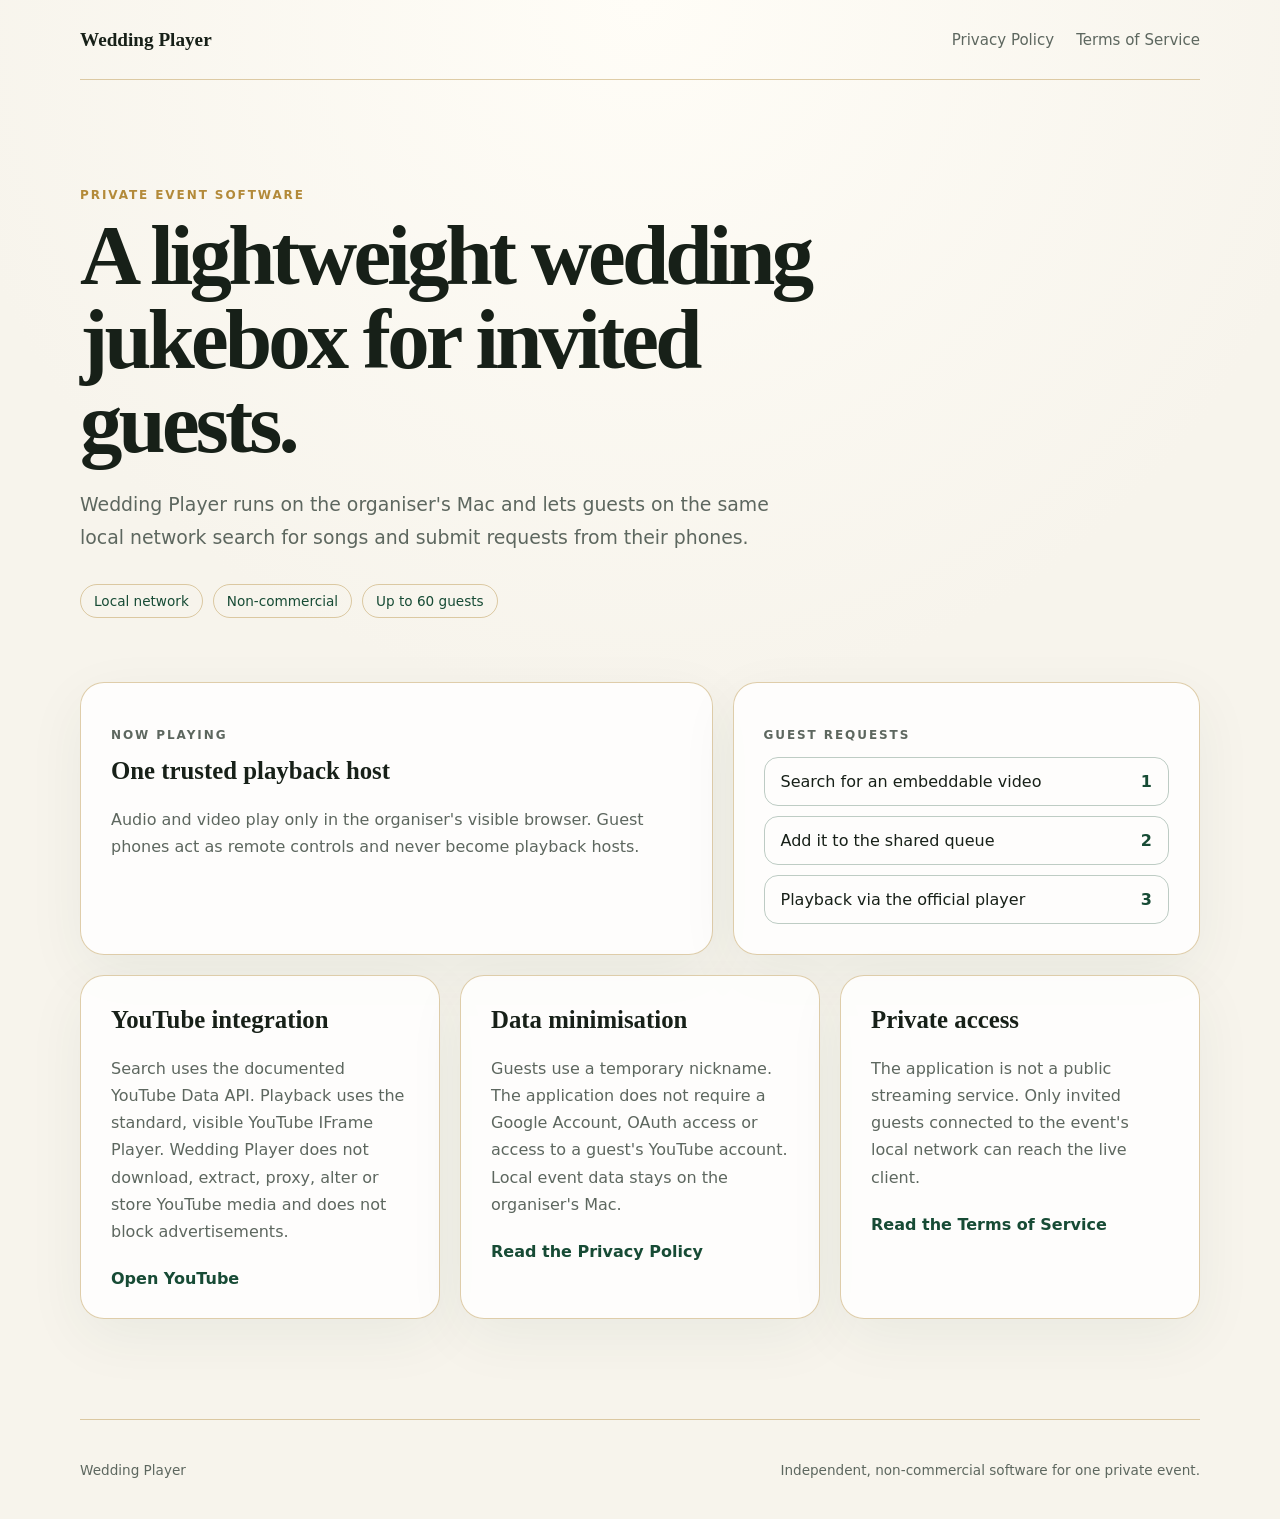
<file: index.html>
<!doctype html>
<html lang="en">
<head>
  <meta charset="utf-8">
  <meta name="viewport" content="width=device-width, initial-scale=1">
  <meta name="description" content="Wedding Player is a private, local-network wedding jukebox using the official YouTube IFrame Player and Data APIs.">
  <title>Wedding Player</title>
  <link rel="stylesheet" href="styles.css">
</head>
<body>
  <header class="site-header">
    <a class="brand" href="index.html">Wedding Player</a>
    <nav aria-label="Legal">
      <a href="privacy.html">Privacy Policy</a>
      <a href="terms.html">Terms of Service</a>
    </nav>
  </header>

  <main>
    <section class="hero">
      <p class="eyebrow">Private event software</p>
      <h1>A lightweight wedding jukebox for invited guests.</h1>
      <p class="lede">Wedding Player runs on the organiser's Mac and lets guests on the same local network search for songs and submit requests from their phones.</p>
      <div class="badges" aria-label="Key characteristics">
        <span>Local network</span><span>Non-commercial</span><span>Up to 60 guests</span>
      </div>
    </section>

    <section class="player-demo" aria-label="Application overview">
      <div class="now-playing">
        <p class="eyebrow">Now playing</p>
        <h2>One trusted playback host</h2>
        <p>Audio and video play only in the organiser's visible browser. Guest phones act as remote controls and never become playback hosts.</p>
      </div>
      <div class="queue-demo">
        <p class="eyebrow">Guest requests</p>
        <ol>
          <li><span>Search for an embeddable video</span><strong>1</strong></li>
          <li><span>Add it to the shared queue</span><strong>2</strong></li>
          <li><span>Playback via the official player</span><strong>3</strong></li>
        </ol>
      </div>
    </section>

    <section class="content-grid">
      <article>
        <h2>YouTube integration</h2>
        <p>Search uses the documented YouTube Data API. Playback uses the standard, visible YouTube IFrame Player. Wedding Player does not download, extract, proxy, alter or store YouTube media and does not block advertisements.</p>
        <a class="text-link" href="https://www.youtube.com/" rel="noopener">Open YouTube</a>
      </article>
      <article>
        <h2>Data minimisation</h2>
        <p>Guests use a temporary nickname. The application does not require a Google Account, OAuth access or access to a guest's YouTube account. Local event data stays on the organiser's Mac.</p>
        <a class="text-link" href="privacy.html">Read the Privacy Policy</a>
      </article>
      <article>
        <h2>Private access</h2>
        <p>The application is not a public streaming service. Only invited guests connected to the event's local network can reach the live client.</p>
        <a class="text-link" href="terms.html">Read the Terms of Service</a>
      </article>
    </section>
  </main>

  <footer>
    <span>Wedding Player</span>
    <span>Independent, non-commercial software for one private event.</span>
  </footer>
</body>
</html>
</file>
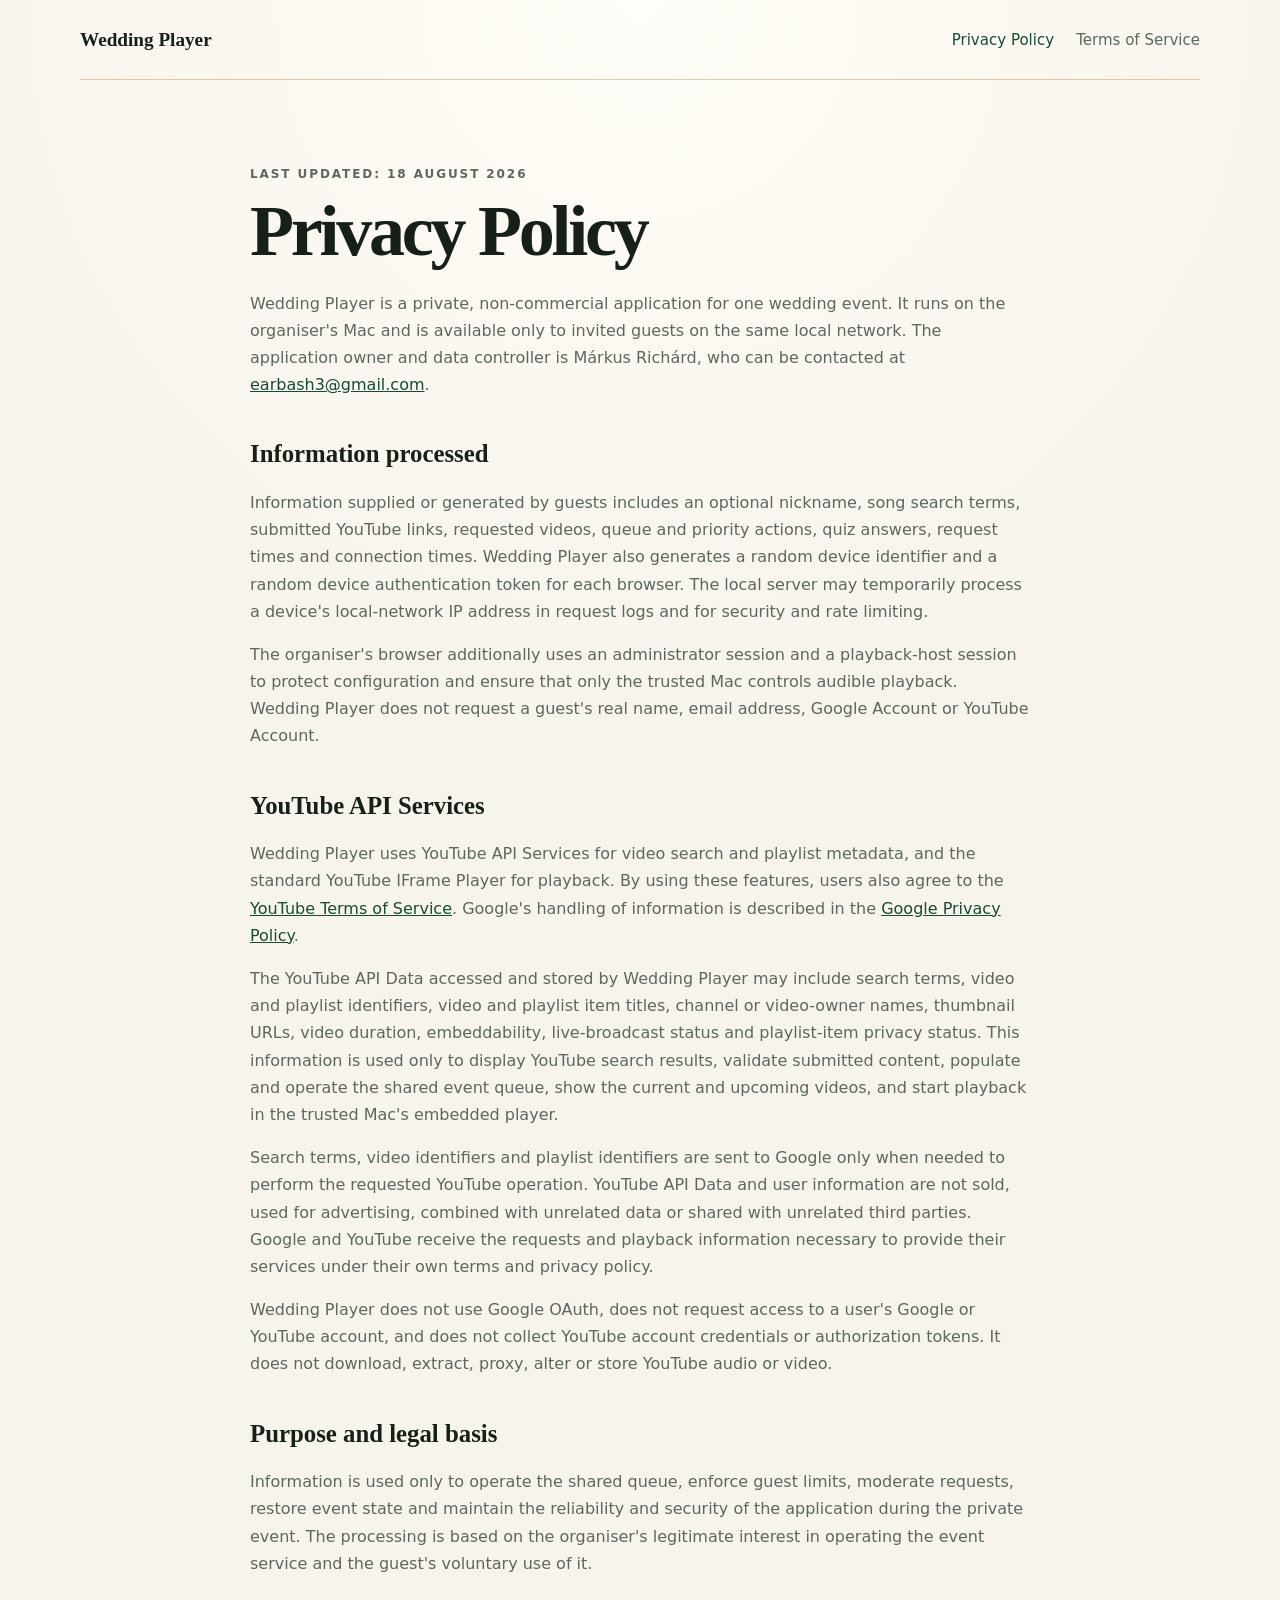
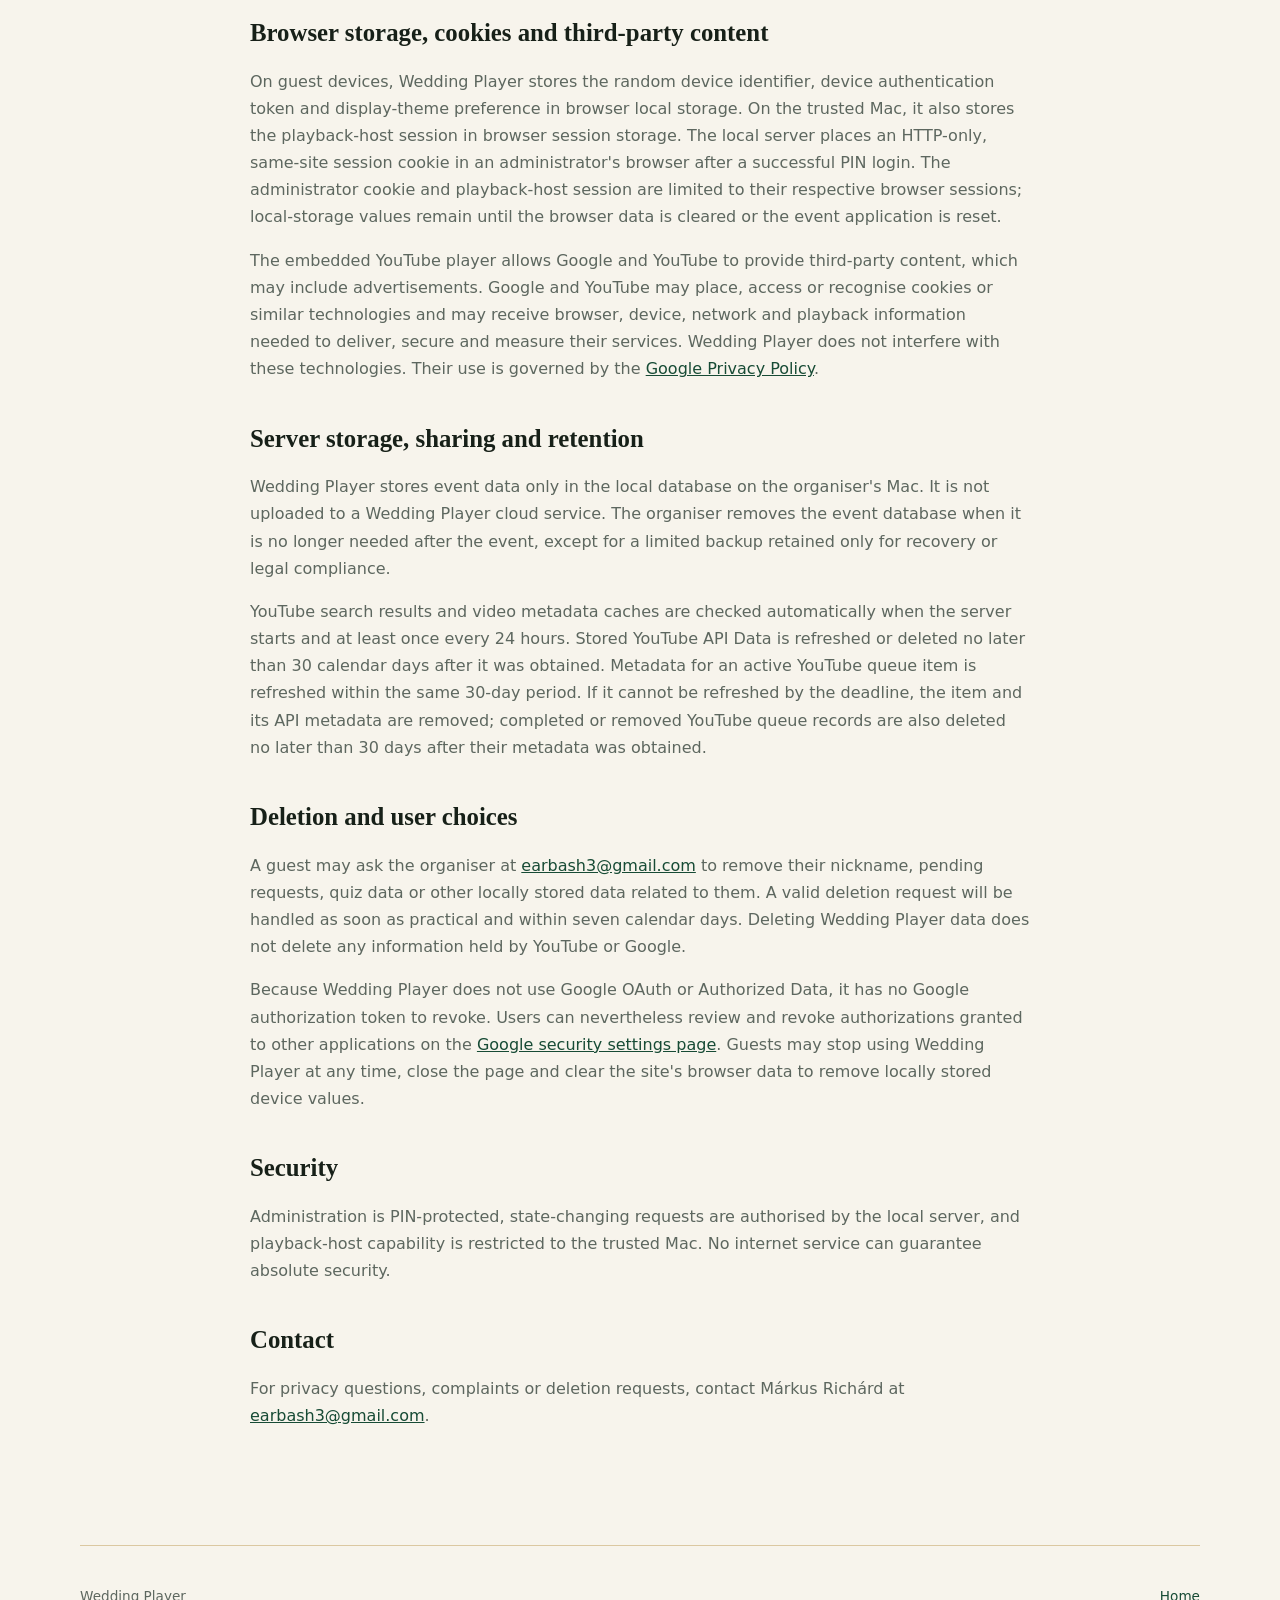
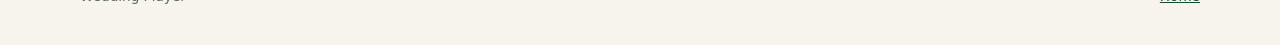
<file: privacy.html>
<!doctype html>
<html lang="en">
<head>
  <meta charset="utf-8">
  <meta name="viewport" content="width=device-width, initial-scale=1">
  <meta name="description" content="Privacy Policy for Wedding Player.">
  <title>Privacy Policy — Wedding Player</title>
  <link rel="stylesheet" href="styles.css">
</head>
<body>
  <header class="site-header">
    <a class="brand" href="index.html">Wedding Player</a>
    <nav aria-label="Legal"><a aria-current="page" href="privacy.html">Privacy Policy</a><a href="terms.html">Terms of Service</a></nav>
  </header>
  <main class="legal">
    <p class="eyebrow">Last updated: 18 August 2026</p>
    <h1>Privacy Policy</h1>
    <p>Wedding Player is a private, non-commercial application for one wedding event. It runs on the organiser's Mac and is available only to invited guests on the same local network. The application owner and data controller is Márkus Richárd, who can be contacted at <a href="mailto:earbash3@gmail.com">earbash3@gmail.com</a>.</p>

    <h2>Information processed</h2>
    <p>Information supplied or generated by guests includes an optional nickname, song search terms, submitted YouTube links, requested videos, queue and priority actions, quiz answers, request times and connection times. Wedding Player also generates a random device identifier and a random device authentication token for each browser. The local server may temporarily process a device's local-network IP address in request logs and for security and rate limiting.</p>
    <p>The organiser's browser additionally uses an administrator session and a playback-host session to protect configuration and ensure that only the trusted Mac controls audible playback. Wedding Player does not request a guest's real name, email address, Google Account or YouTube Account.</p>

    <h2>YouTube API Services</h2>
    <p>Wedding Player uses YouTube API Services for video search and playlist metadata, and the standard YouTube IFrame Player for playback. By using these features, users also agree to the <a href="https://www.youtube.com/t/terms" rel="noopener">YouTube Terms of Service</a>. Google's handling of information is described in the <a href="https://policies.google.com/privacy" rel="noopener">Google Privacy Policy</a>.</p>
    <p>The YouTube API Data accessed and stored by Wedding Player may include search terms, video and playlist identifiers, video and playlist item titles, channel or video-owner names, thumbnail URLs, video duration, embeddability, live-broadcast status and playlist-item privacy status. This information is used only to display YouTube search results, validate submitted content, populate and operate the shared event queue, show the current and upcoming videos, and start playback in the trusted Mac's embedded player.</p>
    <p>Search terms, video identifiers and playlist identifiers are sent to Google only when needed to perform the requested YouTube operation. YouTube API Data and user information are not sold, used for advertising, combined with unrelated data or shared with unrelated third parties. Google and YouTube receive the requests and playback information necessary to provide their services under their own terms and privacy policy.</p>
    <p>Wedding Player does not use Google OAuth, does not request access to a user's Google or YouTube account, and does not collect YouTube account credentials or authorization tokens. It does not download, extract, proxy, alter or store YouTube audio or video.</p>

    <h2>Purpose and legal basis</h2>
    <p>Information is used only to operate the shared queue, enforce guest limits, moderate requests, restore event state and maintain the reliability and security of the application during the private event. The processing is based on the organiser's legitimate interest in operating the event service and the guest's voluntary use of it.</p>

    <h2>Browser storage, cookies and third-party content</h2>
    <p>On guest devices, Wedding Player stores the random device identifier, device authentication token and display-theme preference in browser local storage. On the trusted Mac, it also stores the playback-host session in browser session storage. The local server places an HTTP-only, same-site session cookie in an administrator's browser after a successful PIN login. The administrator cookie and playback-host session are limited to their respective browser sessions; local-storage values remain until the browser data is cleared or the event application is reset.</p>
    <p>The embedded YouTube player allows Google and YouTube to provide third-party content, which may include advertisements. Google and YouTube may place, access or recognise cookies or similar technologies and may receive browser, device, network and playback information needed to deliver, secure and measure their services. Wedding Player does not interfere with these technologies. Their use is governed by the <a href="https://policies.google.com/privacy" rel="noopener">Google Privacy Policy</a>.</p>

    <h2>Server storage, sharing and retention</h2>
    <p>Wedding Player stores event data only in the local database on the organiser's Mac. It is not uploaded to a Wedding Player cloud service. The organiser removes the event database when it is no longer needed after the event, except for a limited backup retained only for recovery or legal compliance.</p>
    <p>YouTube search results and video metadata caches are checked automatically when the server starts and at least once every 24 hours. Stored YouTube API Data is refreshed or deleted no later than 30 calendar days after it was obtained. Metadata for an active YouTube queue item is refreshed within the same 30-day period. If it cannot be refreshed by the deadline, the item and its API metadata are removed; completed or removed YouTube queue records are also deleted no later than 30 days after their metadata was obtained.</p>

    <h2>Deletion and user choices</h2>
    <p>A guest may ask the organiser at <a href="mailto:earbash3@gmail.com">earbash3@gmail.com</a> to remove their nickname, pending requests, quiz data or other locally stored data related to them. A valid deletion request will be handled as soon as practical and within seven calendar days. Deleting Wedding Player data does not delete any information held by YouTube or Google.</p>
    <p>Because Wedding Player does not use Google OAuth or Authorized Data, it has no Google authorization token to revoke. Users can nevertheless review and revoke authorizations granted to other applications on the <a href="https://security.google.com/settings/security/permissions" rel="noopener">Google security settings page</a>. Guests may stop using Wedding Player at any time, close the page and clear the site's browser data to remove locally stored device values.</p>

    <h2>Security</h2>
    <p>Administration is PIN-protected, state-changing requests are authorised by the local server, and playback-host capability is restricted to the trusted Mac. No internet service can guarantee absolute security.</p>

    <h2>Contact</h2>
    <p>For privacy questions, complaints or deletion requests, contact Márkus Richárd at <a href="mailto:earbash3@gmail.com">earbash3@gmail.com</a>.</p>
  </main>
  <footer><span>Wedding Player</span><a href="index.html">Home</a></footer>
</body>
</html>
</file>
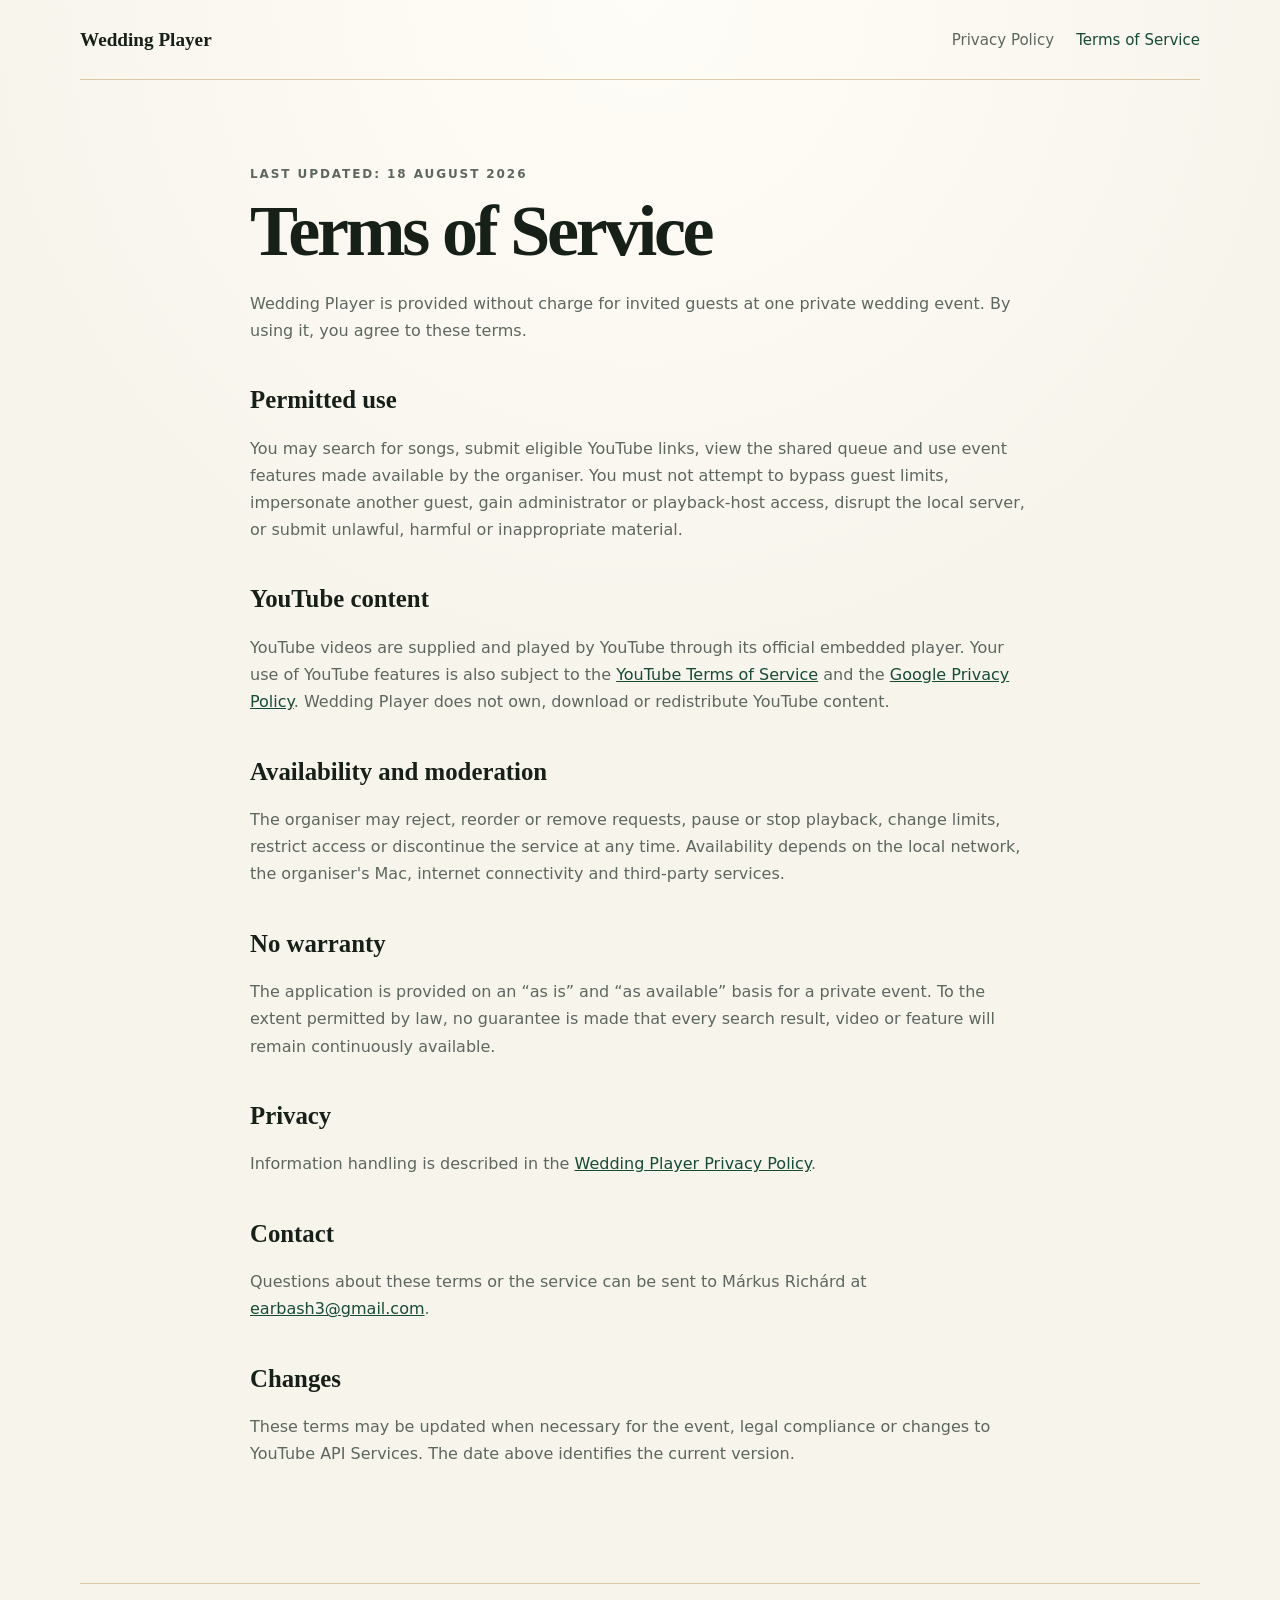
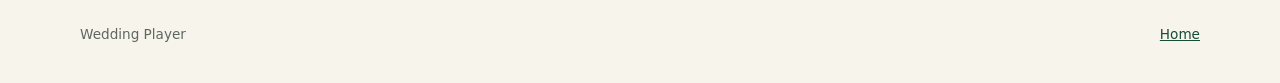
<file: terms.html>
<!doctype html>
<html lang="en">
<head>
  <meta charset="utf-8">
  <meta name="viewport" content="width=device-width, initial-scale=1">
  <meta name="description" content="Terms of Service for Wedding Player.">
  <title>Terms of Service — Wedding Player</title>
  <link rel="stylesheet" href="styles.css">
</head>
<body>
  <header class="site-header">
    <a class="brand" href="index.html">Wedding Player</a>
    <nav aria-label="Legal"><a href="privacy.html">Privacy Policy</a><a aria-current="page" href="terms.html">Terms of Service</a></nav>
  </header>
  <main class="legal">
    <p class="eyebrow">Last updated: 18 August 2026</p>
    <h1>Terms of Service</h1>
    <p>Wedding Player is provided without charge for invited guests at one private wedding event. By using it, you agree to these terms.</p>

    <h2>Permitted use</h2>
    <p>You may search for songs, submit eligible YouTube links, view the shared queue and use event features made available by the organiser. You must not attempt to bypass guest limits, impersonate another guest, gain administrator or playback-host access, disrupt the local server, or submit unlawful, harmful or inappropriate material.</p>

    <h2>YouTube content</h2>
    <p>YouTube videos are supplied and played by YouTube through its official embedded player. Your use of YouTube features is also subject to the <a href="https://www.youtube.com/t/terms" rel="noopener">YouTube Terms of Service</a> and the <a href="https://policies.google.com/privacy" rel="noopener">Google Privacy Policy</a>. Wedding Player does not own, download or redistribute YouTube content.</p>

    <h2>Availability and moderation</h2>
    <p>The organiser may reject, reorder or remove requests, pause or stop playback, change limits, restrict access or discontinue the service at any time. Availability depends on the local network, the organiser's Mac, internet connectivity and third-party services.</p>

    <h2>No warranty</h2>
    <p>The application is provided on an “as is” and “as available” basis for a private event. To the extent permitted by law, no guarantee is made that every search result, video or feature will remain continuously available.</p>

    <h2>Privacy</h2>
    <p>Information handling is described in the <a href="privacy.html">Wedding Player Privacy Policy</a>.</p>

    <h2>Contact</h2>
    <p>Questions about these terms or the service can be sent to Márkus Richárd at <a href="mailto:earbash3@gmail.com">earbash3@gmail.com</a>.</p>

    <h2>Changes</h2>
    <p>These terms may be updated when necessary for the event, legal compliance or changes to YouTube API Services. The date above identifies the current version.</p>
  </main>
  <footer><span>Wedding Player</span><a href="index.html">Home</a></footer>
</body>
</html>
</file>
<file: styles.css>
:root {
  color-scheme: light dark;
  --bg: #f7f4ec;
  --panel: rgba(255, 255, 255, 0.82);
  --text: #172018;
  --muted: #5d675f;
  --green: #174b35;
  --gold: #b38a39;
  --line: rgba(179, 138, 57, 0.42);
  font-family: Inter, ui-sans-serif, system-ui, -apple-system, BlinkMacSystemFont, "Segoe UI", sans-serif;
}
* { box-sizing: border-box; }
body { margin: 0; background: radial-gradient(circle at top, #fffdf7 0, var(--bg) 44rem); color: var(--text); }
a { color: var(--green); }
.site-header, footer { width: min(1120px, calc(100% - 40px)); margin: auto; display: flex; align-items: center; justify-content: space-between; gap: 24px; }
.site-header { min-height: 80px; border-bottom: 1px solid var(--line); }
.brand { color: var(--text); font-family: Georgia, serif; font-size: 1.2rem; font-weight: 700; text-decoration: none; }
nav { display: flex; gap: 22px; }
nav a { color: var(--muted); text-decoration: none; font-size: .94rem; }
nav a:hover, nav a[aria-current="page"] { color: var(--green); }
main { width: min(1120px, calc(100% - 40px)); margin: auto; }
.hero { max-width: 820px; padding: 96px 0 64px; }
.eyebrow { color: var(--gold); font-size: .75rem; font-weight: 800; letter-spacing: .16em; text-transform: uppercase; }
h1, h2 { font-family: Georgia, serif; }
h1 { margin: 12px 0 22px; font-size: clamp(2.6rem, 7vw, 5.3rem); line-height: .99; letter-spacing: -.045em; }
h2 { margin-top: 0; font-size: 1.55rem; }
.lede { color: var(--muted); max-width: 700px; font-size: 1.18rem; line-height: 1.75; }
.badges { display: flex; flex-wrap: wrap; gap: 10px; margin-top: 30px; }
.badges span { border: 1px solid var(--line); border-radius: 999px; padding: 8px 13px; color: var(--green); font-size: .85rem; }
.player-demo { display: grid; grid-template-columns: 1.15fr .85fr; gap: 20px; }
.player-demo > div, .content-grid article { background: var(--panel); border: 1px solid var(--line); border-radius: 24px; padding: 30px; box-shadow: 0 18px 60px rgba(23, 75, 53, .06); }
.player-demo p, .content-grid p, .legal p { color: var(--muted); line-height: 1.7; }
ol { list-style: none; padding: 0; margin: 0; display: grid; gap: 10px; }
li { display: flex; justify-content: space-between; gap: 20px; border: 1px solid rgba(23, 75, 53, .28); border-radius: 14px; padding: 14px 16px; }
li strong { color: var(--green); }
.content-grid { display: grid; grid-template-columns: repeat(3, 1fr); gap: 20px; padding: 20px 0 100px; }
.text-link { display: inline-block; margin-top: 8px; font-weight: 700; text-decoration: none; }
.legal { max-width: 780px; padding: 72px 0 100px; }
.legal h1 { font-size: clamp(2.6rem, 7vw, 4.5rem); }
.legal h2 { margin-top: 42px; }
footer { min-height: 100px; border-top: 1px solid var(--line); color: var(--muted); font-size: .85rem; }
@media (max-width: 760px) {
  .site-header { align-items: flex-start; flex-direction: column; padding: 20px 0; }
  nav { width: 100%; justify-content: space-between; }
  .hero { padding-top: 64px; }
  .player-demo, .content-grid { grid-template-columns: 1fr; }
  footer { align-items: flex-start; flex-direction: column; justify-content: center; }
}
@media (prefers-color-scheme: dark) {
  :root { --bg: #101712; --panel: rgba(24, 35, 27, .88); --text: #f3efe4; --muted: #b8c0ba; --green: #73b38c; --gold: #d1ae64; --line: rgba(209, 174, 100, .34); }
  body { background: radial-gradient(circle at top, #1b281f 0, var(--bg) 44rem); }
}
</file>
